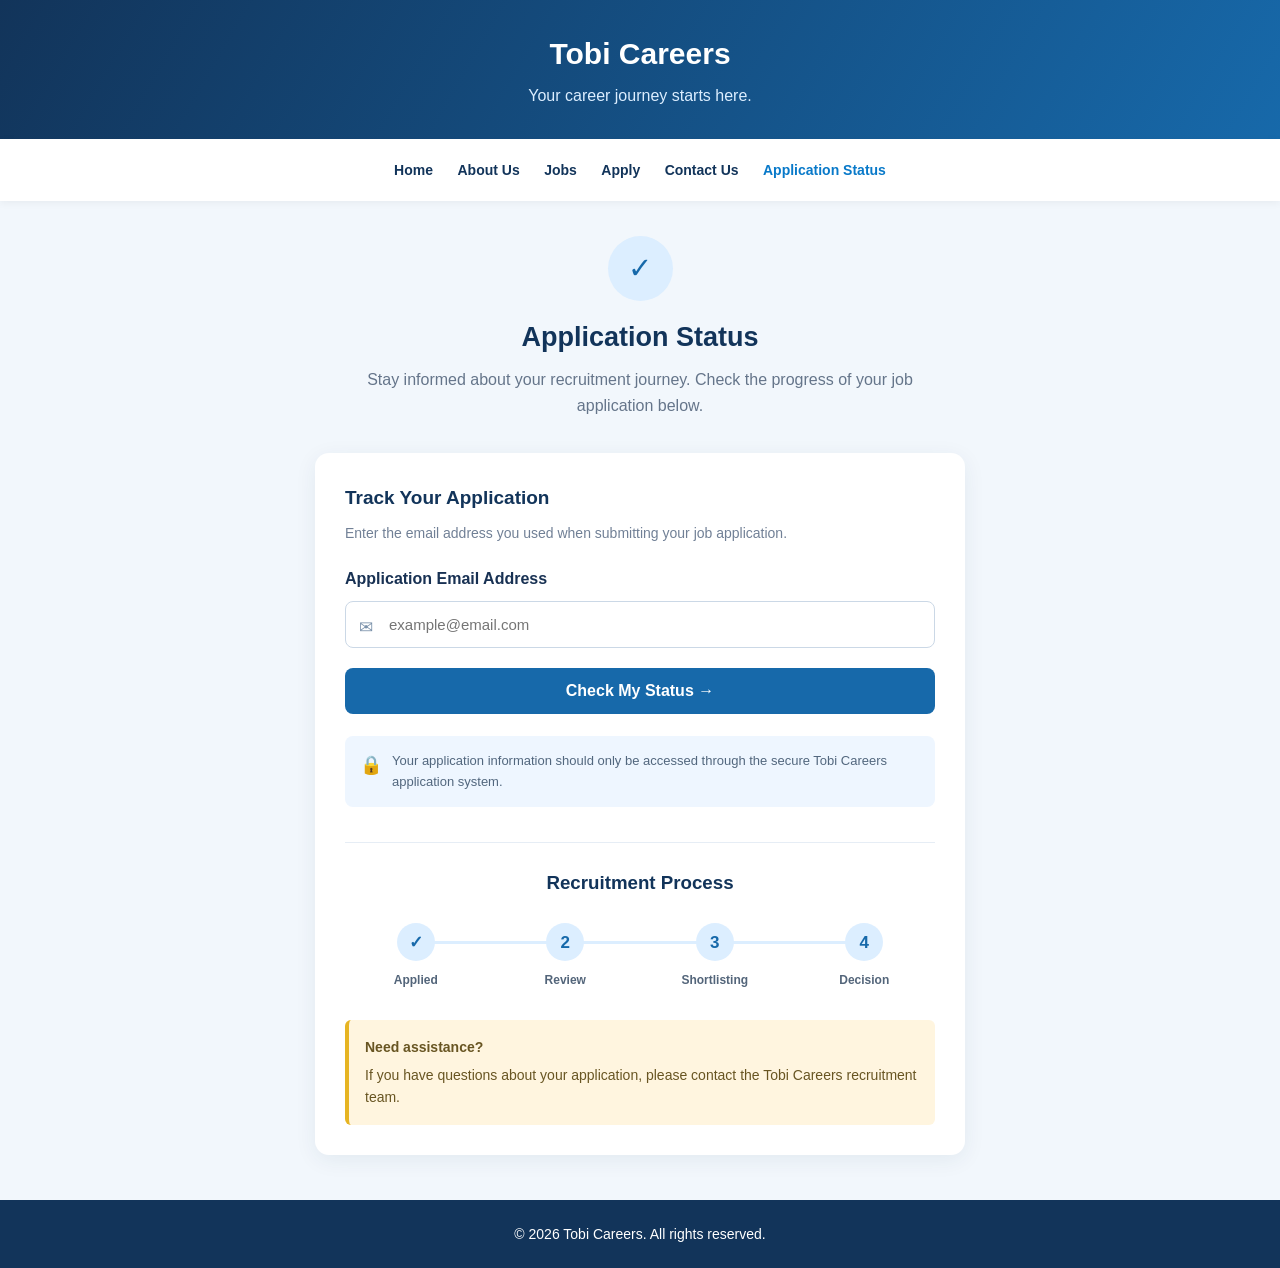
<file: status.html>
<!DOCTYPE html>
<html lang="en">
<head>
    <meta charset="UTF-8">
    <meta name="viewport" content="width=device-width, initial-scale=1.0">
    <title>Application Status | Tobi Careers</title>

    <style>
        * {
            box-sizing: border-box;
            margin: 0;
            padding: 0;
        }

        body {
            font-family: Arial, sans-serif;
            background: #f2f7fc;
            color: #183153;
            line-height: 1.6;
        }

        header {
            background: linear-gradient(120deg, #12345a, #1769aa);
            color: white;
            text-align: center;
            padding: 30px 15px;
        }

        header h1 {
            font-size: 30px;
            margin-bottom: 5px;
        }

        header p {
            color: #dceeff;
        }

        nav {
            background: white;
            padding: 15px 10px;
            text-align: center;
            box-shadow: 0 2px 8px #0000000d;
        }

        nav a {
            display: inline-block;
            color: #12345a;
            text-decoration: none;
            font-weight: bold;
            margin: 5px 10px;
            font-size: 14px;
        }

        nav a:hover,
        nav a.active {
            color: #0879c9;
        }

        .page-heading {
            text-align: center;
            padding: 35px 15px 10px;
        }

        .page-heading .icon {
            width: 65px;
            height: 65px;
            margin: 0 auto 15px;
            border-radius: 50%;
            background: #dceeff;
            color: #1769aa;
            display: flex;
            align-items: center;
            justify-content: center;
            font-size: 29px;
        }

        .page-heading h2 {
            color: #12345a;
            font-size: 27px;
            margin-bottom: 8px;
        }

        .page-heading p {
            color: #65758a;
            max-width: 550px;
            margin: auto;
        }

        .container {
            max-width: 650px;
            margin: 25px auto 45px;
            padding: 30px;
            background: white;
            border-radius: 14px;
            box-shadow: 0 5px 22px #12345a12;
        }

        .form-title {
            font-size: 19px;
            color: #12345a;
            margin-bottom: 8px;
        }

        .form-description {
            color: #718096;
            font-size: 14px;
            margin-bottom: 22px;
        }

        label {
            display: block;
            font-weight: bold;
            margin-bottom: 9px;
            color: #183153;
        }

        .input-wrapper {
            position: relative;
        }

        .input-wrapper span {
            position: absolute;
            left: 14px;
            top: 13px;
            color: #7a91aa;
            font-size: 17px;
        }

        input {
            width: 100%;
            padding: 14px 14px 14px 43px;
            border: 1px solid #cbd8e6;
            border-radius: 8px;
            font-size: 15px;
            outline: none;
            transition: 0.3s;
        }

        input:focus {
            border-color: #1769aa;
            box-shadow: 0 0 0 3px #1769aa18;
        }

        button {
            width: 100%;
            margin-top: 20px;
            padding: 14px;
            border: none;
            border-radius: 8px;
            background: #1769aa;
            color: white;
            font-size: 16px;
            font-weight: bold;
            cursor: pointer;
            transition: 0.3s;
        }

        button:hover {
            background: #104c80;
            transform: translateY(-1px);
        }

        .privacy-note {
            display: flex;
            gap: 10px;
            align-items: flex-start;
            background: #eef6ff;
            color: #52677e;
            padding: 15px;
            border-radius: 8px;
            margin-top: 22px;
            font-size: 13px;
        }

        .privacy-note span {
            color: #1769aa;
            font-size: 18px;
        }

        #result {
            display: none;
            margin-top: 20px;
            padding: 16px;
            border-radius: 8px;
            line-height: 1.6;
            overflow-wrap: anywhere;
        }

        .steps-section {
            margin-top: 35px;
            padding-top: 25px;
            border-top: 1px solid #e6edf5;
        }

        .steps-section h3 {
            text-align: center;
            color: #12345a;
            margin-bottom: 25px;
        }

        .timeline {
            display: flex;
            justify-content: space-between;
            position: relative;
            gap: 8px;
        }

        .timeline::before {
            content: "";
            position: absolute;
            top: 18px;
            left: 12%;
            right: 12%;
            height: 3px;
            background: #dceeff;
        }

        .step {
            flex: 1;
            text-align: center;
            position: relative;
            z-index: 1;
        }

        .step-icon {
            width: 38px;
            height: 38px;
            border-radius: 50%;
            background: #dceeff;
            color: #1769aa;
            display: flex;
            align-items: center;
            justify-content: center;
            margin: 0 auto 10px;
            font-size: 17px;
            font-weight: bold;
        }

        .step p {
            font-size: 12px;
            color: #53657a;
            font-weight: bold;
        }

        .help-box {
            margin-top: 30px;
            background: #fff5df;
            border-left: 4px solid #e6b422;
            padding: 16px;
            border-radius: 6px;
            font-size: 14px;
            color: #685522;
        }

        .help-box strong {
            display: block;
            margin-bottom: 5px;
        }

        footer {
            background: #12345a;
            color: white;
            text-align: center;
            padding: 23px 15px;
            font-size: 14px;
        }

        @media (max-width: 600px) {
            header h1 {
                font-size: 25px;
            }

            nav a {
                margin: 6px;
            }

            .container {
                margin: 20px 12px 35px;
                padding: 22px 17px;
            }

            .page-heading h2 {
                font-size: 23px;
            }

            .timeline {
                gap: 2px;
            }

            .step p {
                font-size: 10px;
            }

            .step-icon {
                width: 34px;
                height: 34px;
                font-size: 15px;
            }
        }
    </style>
</head>

<body>

    <header>
        <h1>Tobi Careers</h1>
        <p>Your career journey starts here.</p>
    </header>

    <nav>
        <a href="index.html">Home</a>
        <a href="about.html">About Us</a>
        <a href="jobs.html">Jobs</a>
        <a href="apply.html">Apply</a>
        <a href="contact.html">Contact Us</a>
        <a href="status.html" class="active">Application Status</a>
    </nav>

    <section class="page-heading">
        <div class="icon">✓</div>
        <h2>Application Status</h2>
        <p>
            Stay informed about your recruitment journey.
            Check the progress of your job application below.
        </p>
    </section>

    <main class="container">

        <h3 class="form-title">Track Your Application</h3>

        <p class="form-description">
            Enter the email address you used when submitting
            your job application.
        </p>

        <form id="statusForm">

            <label for="appEmail">Application Email Address</label>

            <div class="input-wrapper">
                <span>✉</span>
                <input
                    type="email"
                    id="appEmail"
                    placeholder="example@email.com"
                    required
                >
            </div>

            <button type="submit">Check My Status →</button>

        </form>

        <div id="result" aria-live="polite"></div>

        <div class="privacy-note">
            <span>🔒</span>
            <p>
                Your application information should only be accessed
                through the secure Tobi Careers application system.
            </p>
        </div>

        <section class="steps-section">

            <h3>Recruitment Process</h3>

            <div class="timeline">

                <div class="step">
                    <div class="step-icon">✓</div>
                    <p>Applied</p>
                </div>

                <div class="step">
                    <div class="step-icon">2</div>
                    <p>Review</p>
                </div>

                <div class="step">
                    <div class="step-icon">3</div>
                    <p>Shortlisting</p>
                </div>

                <div class="step">
                    <div class="step-icon">4</div>
                    <p>Decision</p>
                </div>

            </div>

        </section>

        <div class="help-box">
            <strong>Need assistance?</strong>
            If you have questions about your application,
            please contact the Tobi Careers recruitment team.
        </div>

    </main>

    <footer>
        <p>&copy; 2026 Tobi Careers. All rights reserved.</p>
    </footer>

    <script>
        const statusForm = document.getElementById("statusForm");
        const result = document.getElementById("result");

        statusForm.addEventListener("submit", function(event) {
            event.preventDefault();

            const email = document.getElementById("appEmail")
                .value.trim();

            result.style.display = "block";
            result.style.background = "#fff5df";
            result.style.color = "#685522";

            result.textContent =
                "Your email has been entered successfully. " +
                "Live application status checking will be connected " +
                "to the Tobi Careers database in the next step.";
        });
    </script>

</body>
</html>
</file>
